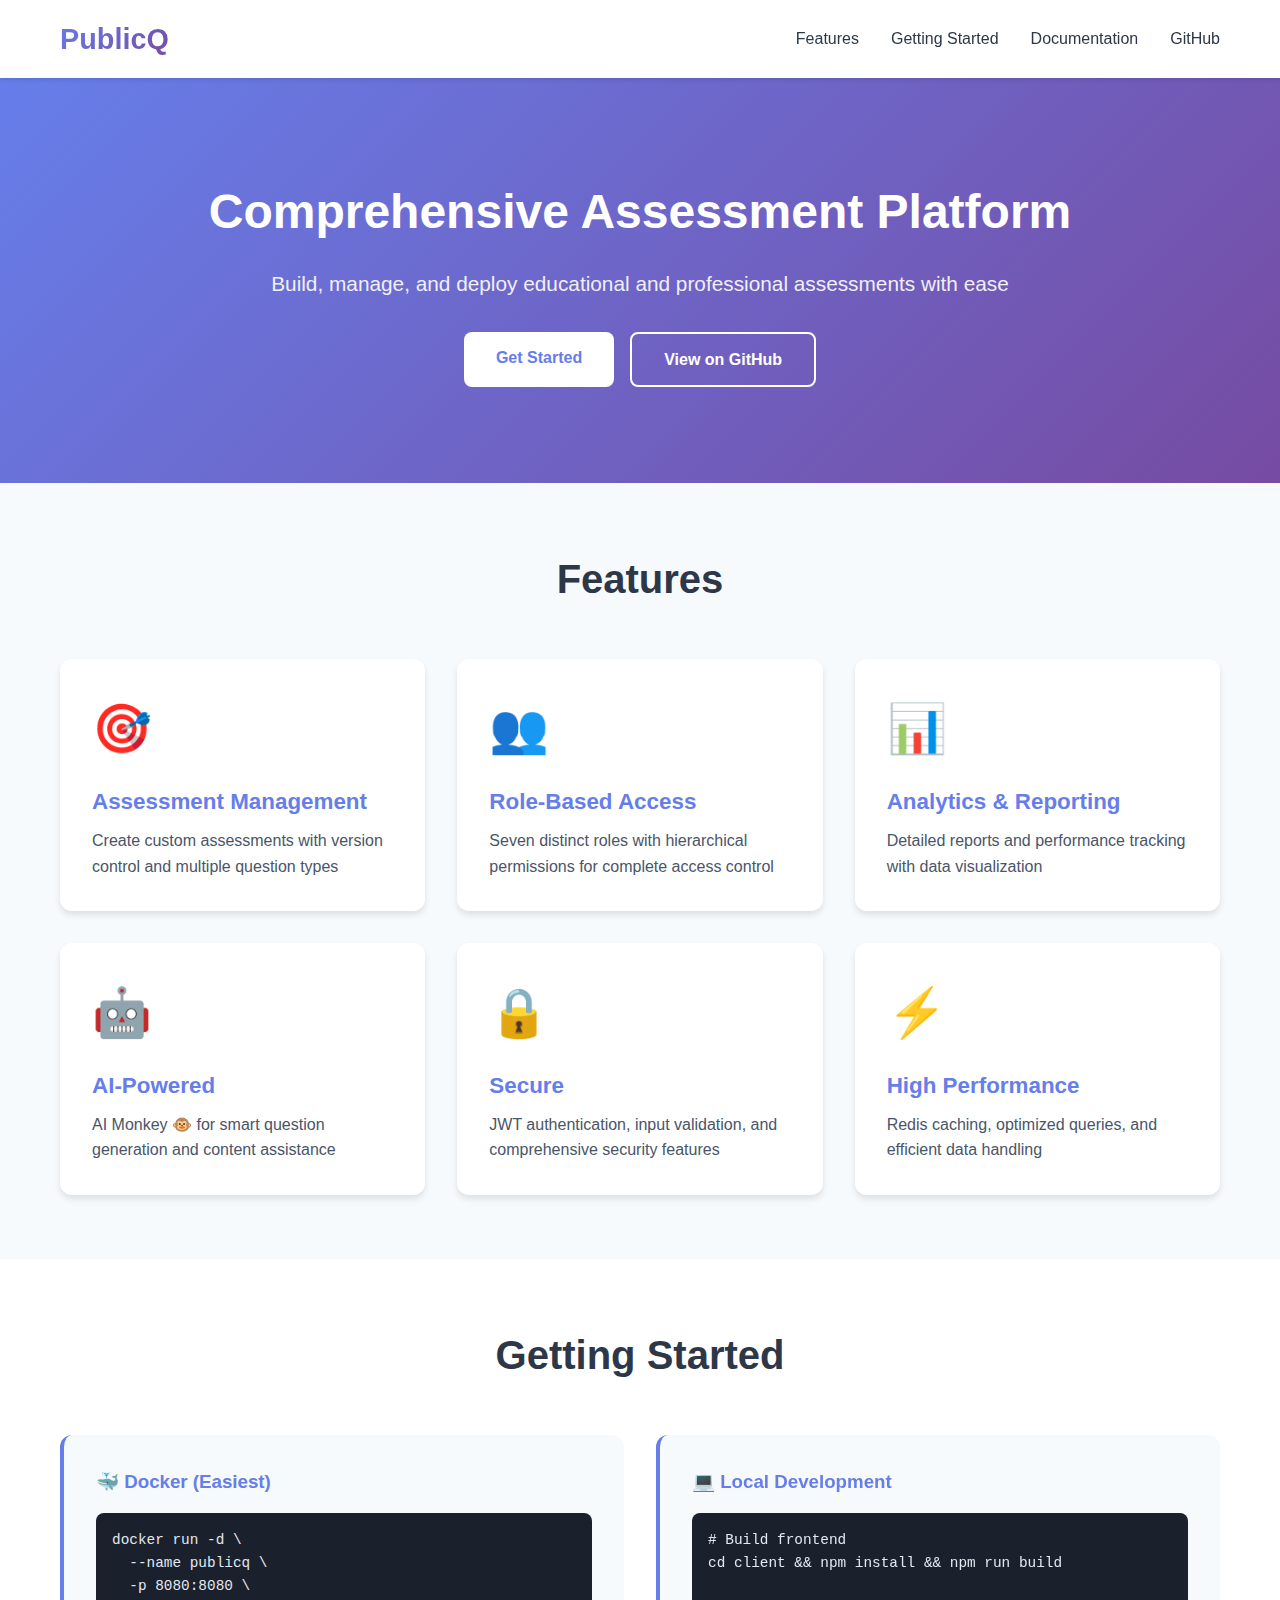
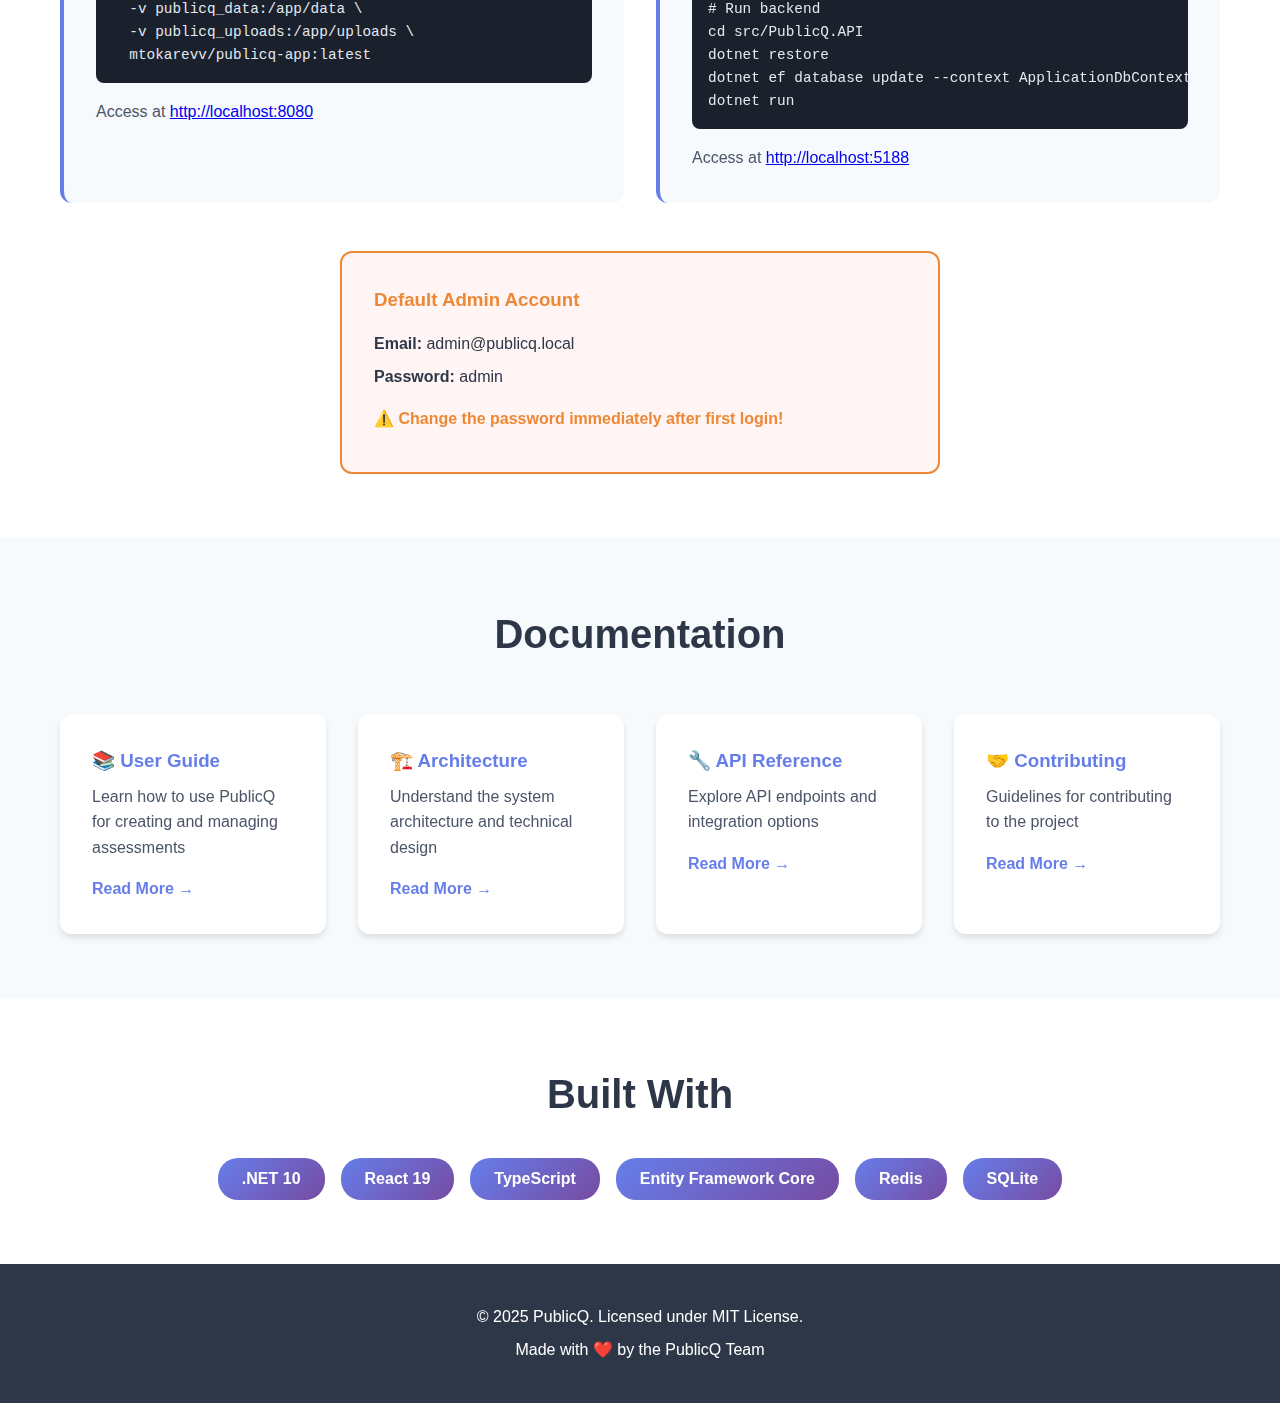
<file: docs/index.html>
<!DOCTYPE html>
<html lang="en">
<head>
    <meta charset="UTF-8">
    <meta name="viewport" content="width=device-width, initial-scale=1.0">
    <meta name="description" content="PublicQ - Comprehensive Assessment Platform">
    <title>PublicQ - Assessment Platform</title>
    <link rel="stylesheet" href="styles.css">
</head>
<body>
    <header>
        <nav class="navbar">
            <div class="container">
                <div class="logo">
                    <h1>PublicQ</h1>
                </div>
                <ul class="nav-links">
                    <li><a href="#features">Features</a></li>
                    <li><a href="#getting-started">Getting Started</a></li>
                    <li><a href="#documentation">Documentation</a></li>
                    <li><a href="https://github.com/MTokarev/publicq" target="_blank">GitHub</a></li>
                </ul>
            </div>
        </nav>
    </header>

    <main>
        <section class="hero">
            <div class="container">
                <h2>Comprehensive Assessment Platform</h2>
                <p>Build, manage, and deploy educational and professional assessments with ease</p>
                <div class="cta-buttons">
                    <a href="#getting-started" class="btn btn-primary">Get Started</a>
                    <a href="https://github.com/MTokarev/publicq" class="btn btn-secondary" target="_blank">View on GitHub</a>
                </div>
            </div>
        </section>

        <section id="features" class="features">
            <div class="container">
                <h2>Features</h2>
                <div class="feature-grid">
                    <div class="feature-card">
                        <div class="feature-icon">🎯</div>
                        <h3>Assessment Management</h3>
                        <p>Create custom assessments with version control and multiple question types</p>
                    </div>
                    <div class="feature-card">
                        <div class="feature-icon">👥</div>
                        <h3>Role-Based Access</h3>
                        <p>Seven distinct roles with hierarchical permissions for complete access control</p>
                    </div>
                    <div class="feature-card">
                        <div class="feature-icon">📊</div>
                        <h3>Analytics & Reporting</h3>
                        <p>Detailed reports and performance tracking with data visualization</p>
                    </div>
                    <div class="feature-card">
                        <div class="feature-icon">🤖</div>
                        <h3>AI-Powered</h3>
                        <p>AI Monkey 🐵 for smart question generation and content assistance</p>
                    </div>
                    <div class="feature-card">
                        <div class="feature-icon">🔒</div>
                        <h3>Secure</h3>
                        <p>JWT authentication, input validation, and comprehensive security features</p>
                    </div>
                    <div class="feature-card">
                        <div class="feature-icon">⚡</div>
                        <h3>High Performance</h3>
                        <p>Redis caching, optimized queries, and efficient data handling</p>
                    </div>
                </div>
            </div>
        </section>

        <section id="getting-started" class="getting-started">
            <div class="container">
                <h2>Getting Started</h2>
                <div class="install-methods">
                    <div class="install-card">
                        <h3>🐳 Docker (Easiest)</h3>
                        <pre><code>docker run -d \
  --name publicq \
  -p 8080:8080 \
  -v publicq_data:/app/data \
  -v publicq_uploads:/app/uploads \
  mtokarevv/publicq-app:latest</code></pre>
                        <p>Access at <a href="http://localhost:8080">http://localhost:8080</a></p>
                    </div>
                    <div class="install-card">
                        <h3>💻 Local Development</h3>
                        <pre><code># Build frontend
cd client && npm install && npm run build

# Run backend
cd src/PublicQ.API
dotnet restore
dotnet ef database update --context ApplicationDbContext
dotnet run</code></pre>
                        <p>Access at <a href="http://localhost:5188">http://localhost:5188</a></p>
                    </div>
                </div>
                <div class="default-credentials">
                    <h3>Default Admin Account</h3>
                    <p><strong>Email:</strong> admin@publicq.local</p>
                    <p><strong>Password:</strong> admin</p>
                    <p class="warning">⚠️ Change the password immediately after first login!</p>
                </div>
            </div>
        </section>

        <section id="documentation" class="documentation">
            <div class="container">
                <h2>Documentation</h2>
                <div class="doc-grid">
                    <div class="doc-card">
                        <h3>📚 User Guide</h3>
                        <p>Learn how to use PublicQ for creating and managing assessments</p>
                        <a href="https://github.com/MTokarev/publicq#-usage-guide">Read More →</a>
                    </div>
                    <div class="doc-card">
                        <h3>🏗️ Architecture</h3>
                        <p>Understand the system architecture and technical design</p>
                        <a href="https://github.com/MTokarev/publicq#%EF%B8%8F-architecture">Read More →</a>
                    </div>
                    <div class="doc-card">
                        <h3>🔧 API Reference</h3>
                        <p>Explore API endpoints and integration options</p>
                        <a href="https://github.com/MTokarev/publicq#-api-endpoints">Read More →</a>
                    </div>
                    <div class="doc-card">
                        <h3>🤝 Contributing</h3>
                        <p>Guidelines for contributing to the project</p>
                        <a href="https://github.com/MTokarev/publicq#-contributing">Read More →</a>
                    </div>
                </div>
            </div>
        </section>

        <section class="tech-stack">
            <div class="container">
                <h2>Built With</h2>
                <div class="tech-badges">
                    <span class="badge">.NET 10</span>
                    <span class="badge">React 19</span>
                    <span class="badge">TypeScript</span>
                    <span class="badge">Entity Framework Core</span>
                    <span class="badge">Redis</span>
                    <span class="badge">SQLite</span>
                </div>
            </div>
        </section>
    </main>

    <footer>
        <div class="container">
            <p>&copy; 2025 PublicQ. Licensed under MIT License.</p>
            <p>Made with ❤️ by the PublicQ Team</p>
        </div>
    </footer>
</body>
</html>
</file>
<file: docs/styles.css>
* {
    margin: 0;
    padding: 0;
    box-sizing: border-box;
}

:root {
    --primary-color: #667eea;
    --secondary-color: #764ba2;
    --text-dark: #2d3748;
    --text-light: #4a5568;
    --bg-light: #f7fafc;
    --border-color: #e2e8f0;
    --success-color: #48bb78;
    --warning-color: #ed8936;
}

body {
    font-family: -apple-system, BlinkMacSystemFont, 'Segoe UI', 'Roboto', 'Oxygen',
        'Ubuntu', 'Cantarell', 'Fira Sans', 'Droid Sans', 'Helvetica Neue',
        sans-serif;
    line-height: 1.6;
    color: var(--text-dark);
}

.container {
    max-width: 1200px;
    margin: 0 auto;
    padding: 0 20px;
}

/* Navigation */
.navbar {
    background: white;
    box-shadow: 0 2px 4px rgba(0,0,0,0.1);
    padding: 1rem 0;
    position: sticky;
    top: 0;
    z-index: 1000;
}

.navbar .container {
    display: flex;
    justify-content: space-between;
    align-items: center;
}

.logo h1 {
    background: linear-gradient(135deg, var(--primary-color), var(--secondary-color));
    -webkit-background-clip: text;
    -webkit-text-fill-color: transparent;
    background-clip: text;
    font-size: 1.8rem;
}

.nav-links {
    display: flex;
    list-style: none;
    gap: 2rem;
}

.nav-links a {
    text-decoration: none;
    color: var(--text-dark);
    font-weight: 500;
    transition: color 0.3s;
}

.nav-links a:hover {
    color: var(--primary-color);
}

/* Hero Section */
.hero {
    background: linear-gradient(135deg, var(--primary-color), var(--secondary-color));
    color: white;
    padding: 6rem 0;
    text-align: center;
}

.hero h2 {
    font-size: 3rem;
    margin-bottom: 1rem;
}

.hero p {
    font-size: 1.3rem;
    margin-bottom: 2rem;
    opacity: 0.9;
}

.cta-buttons {
    display: flex;
    gap: 1rem;
    justify-content: center;
    flex-wrap: wrap;
}

.btn {
    display: inline-block;
    padding: 0.8rem 2rem;
    border-radius: 8px;
    text-decoration: none;
    font-weight: 600;
    transition: all 0.3s;
}

.btn-primary {
    background: white;
    color: var(--primary-color);
}

.btn-primary:hover {
    transform: translateY(-2px);
    box-shadow: 0 4px 12px rgba(0,0,0,0.2);
}

.btn-secondary {
    background: transparent;
    color: white;
    border: 2px solid white;
}

.btn-secondary:hover {
    background: white;
    color: var(--primary-color);
}

/* Features Section */
.features {
    padding: 4rem 0;
    background: var(--bg-light);
}

.features h2 {
    text-align: center;
    font-size: 2.5rem;
    margin-bottom: 3rem;
}

.feature-grid {
    display: grid;
    grid-template-columns: repeat(auto-fit, minmax(300px, 1fr));
    gap: 2rem;
}

.feature-card {
    background: white;
    padding: 2rem;
    border-radius: 12px;
    box-shadow: 0 4px 6px rgba(0,0,0,0.1);
    transition: transform 0.3s;
}

.feature-card:hover {
    transform: translateY(-5px);
}

.feature-icon {
    font-size: 3rem;
    margin-bottom: 1rem;
}

.feature-card h3 {
    font-size: 1.4rem;
    margin-bottom: 0.5rem;
    color: var(--primary-color);
}

.feature-card p {
    color: var(--text-light);
}

/* Getting Started Section */
.getting-started {
    padding: 4rem 0;
}

.getting-started h2 {
    text-align: center;
    font-size: 2.5rem;
    margin-bottom: 3rem;
}

.install-methods {
    display: grid;
    grid-template-columns: repeat(auto-fit, minmax(400px, 1fr));
    gap: 2rem;
    margin-bottom: 3rem;
}

.install-card {
    background: var(--bg-light);
    padding: 2rem;
    border-radius: 12px;
    border-left: 4px solid var(--primary-color);
}

.install-card h3 {
    margin-bottom: 1rem;
    color: var(--primary-color);
}

.install-card pre {
    background: #1a202c;
    color: #e2e8f0;
    padding: 1rem;
    border-radius: 8px;
    overflow-x: auto;
    margin: 1rem 0;
}

.install-card code {
    font-family: 'Courier New', monospace;
    font-size: 0.9rem;
}

.install-card p {
    color: var(--text-light);
}

.default-credentials {
    background: #fff5f5;
    border: 2px solid var(--warning-color);
    border-radius: 12px;
    padding: 2rem;
    max-width: 600px;
    margin: 0 auto;
}

.default-credentials h3 {
    color: var(--warning-color);
    margin-bottom: 1rem;
}

.default-credentials p {
    margin: 0.5rem 0;
}

.default-credentials .warning {
    color: var(--warning-color);
    font-weight: 600;
    margin-top: 1rem;
}

/* Documentation Section */
.documentation {
    padding: 4rem 0;
    background: var(--bg-light);
}

.documentation h2 {
    text-align: center;
    font-size: 2.5rem;
    margin-bottom: 3rem;
}

.doc-grid {
    display: grid;
    grid-template-columns: repeat(auto-fit, minmax(250px, 1fr));
    gap: 2rem;
}

.doc-card {
    background: white;
    padding: 2rem;
    border-radius: 12px;
    box-shadow: 0 4px 6px rgba(0,0,0,0.1);
}

.doc-card h3 {
    color: var(--primary-color);
    margin-bottom: 0.5rem;
}

.doc-card p {
    color: var(--text-light);
    margin-bottom: 1rem;
}

.doc-card a {
    color: var(--primary-color);
    text-decoration: none;
    font-weight: 600;
}

.doc-card a:hover {
    text-decoration: underline;
}

/* Tech Stack Section */
.tech-stack {
    padding: 4rem 0;
    text-align: center;
}

.tech-stack h2 {
    font-size: 2.5rem;
    margin-bottom: 2rem;
}

.tech-badges {
    display: flex;
    flex-wrap: wrap;
    gap: 1rem;
    justify-content: center;
}

.badge {
    background: linear-gradient(135deg, var(--primary-color), var(--secondary-color));
    color: white;
    padding: 0.5rem 1.5rem;
    border-radius: 20px;
    font-weight: 600;
}

/* Footer */
footer {
    background: var(--text-dark);
    color: white;
    padding: 2rem 0;
    text-align: center;
}

footer p {
    margin: 0.5rem 0;
}

/* Responsive */
@media (max-width: 768px) {
    .hero h2 {
        font-size: 2rem;
    }
    
    .hero p {
        font-size: 1rem;
    }
    
    .nav-links {
        flex-direction: column;
        gap: 0.5rem;
    }
    
    .install-methods {
        grid-template-columns: 1fr;
    }
    
    .feature-grid,
    .doc-grid {
        grid-template-columns: 1fr;
    }
}
</file>
